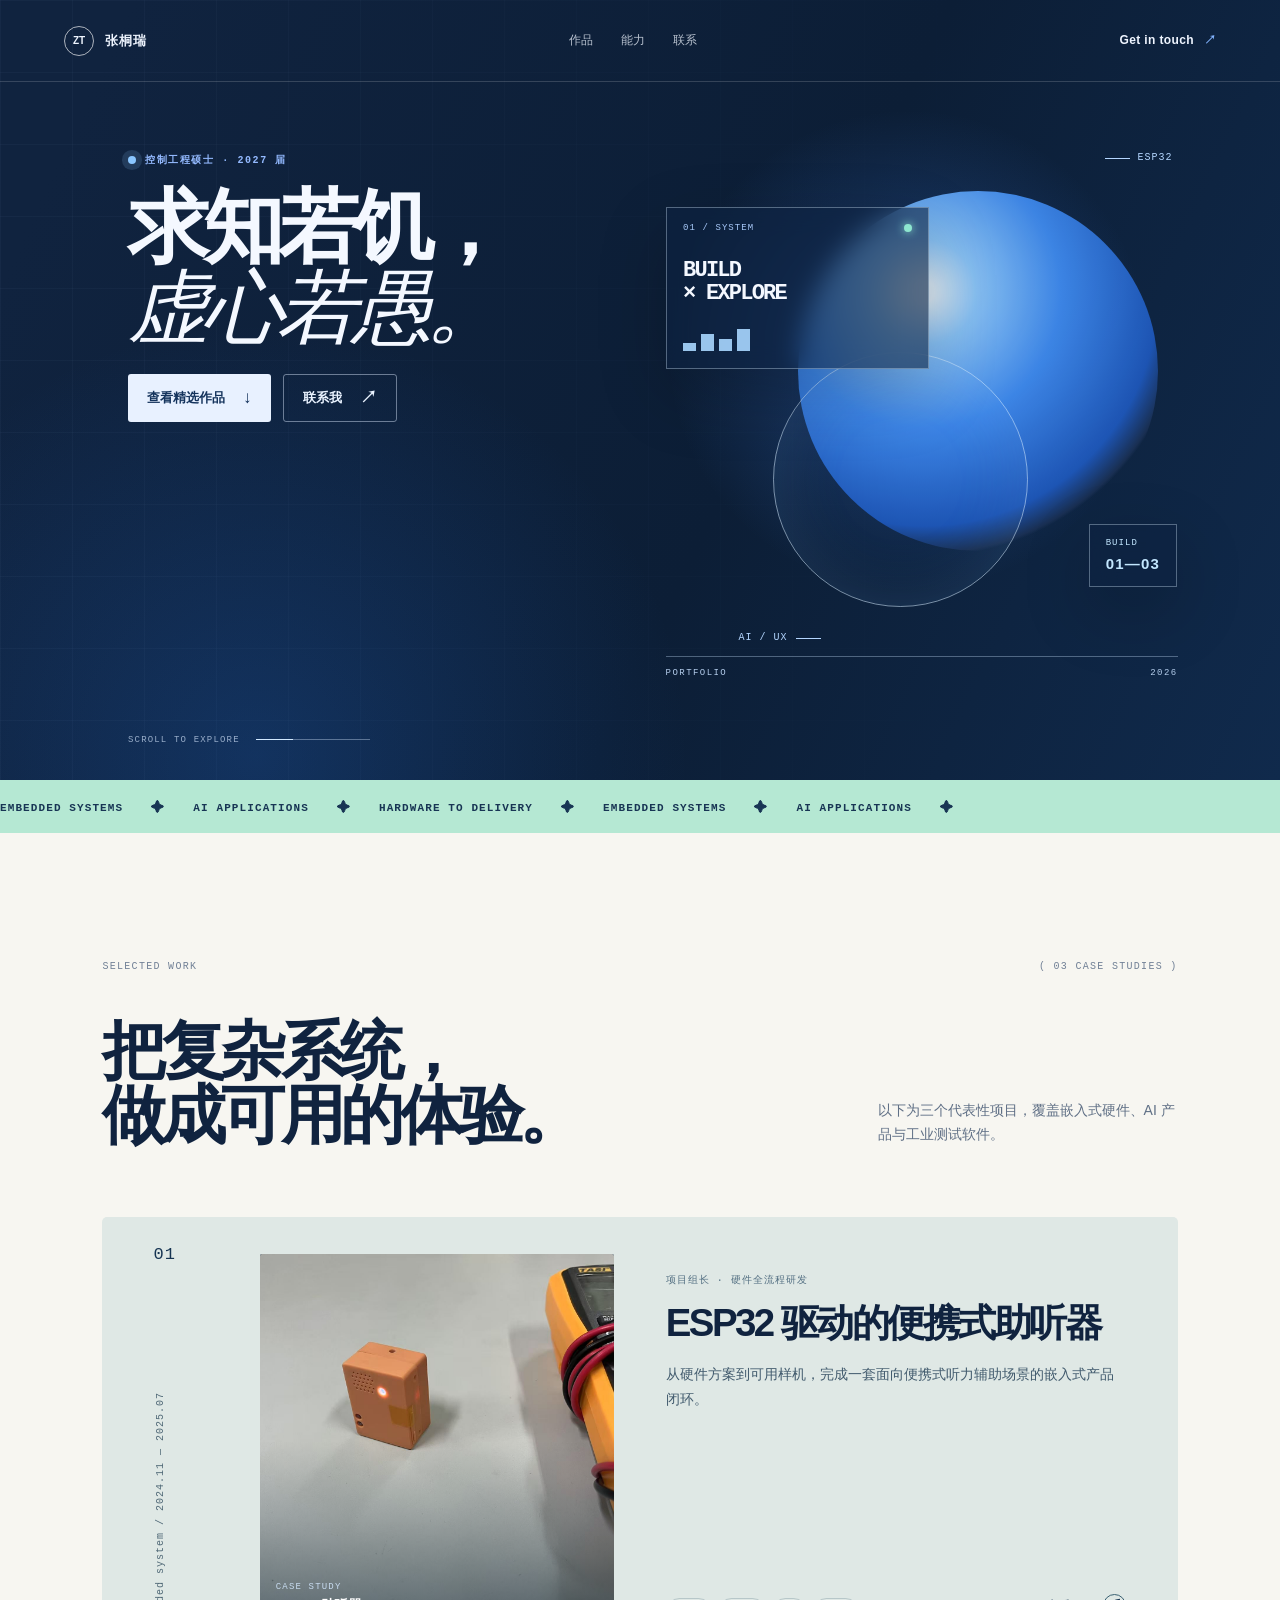
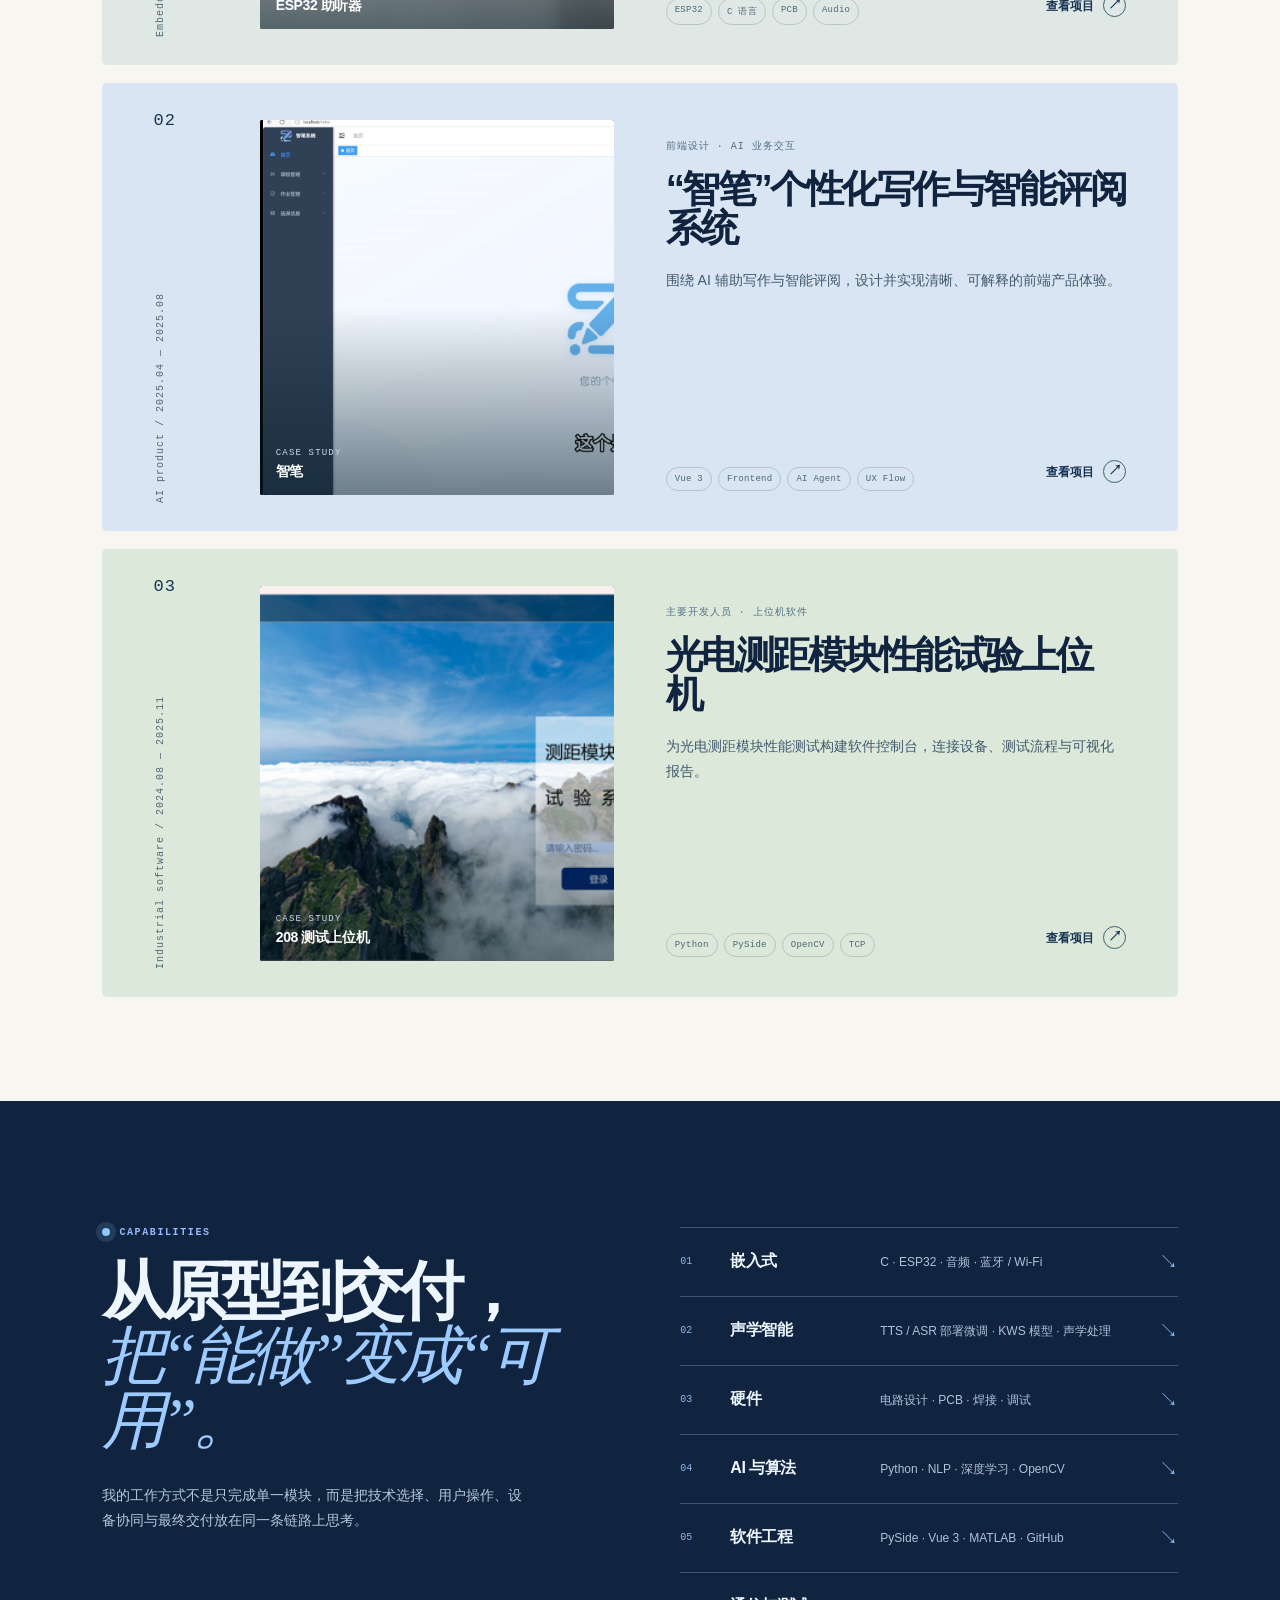
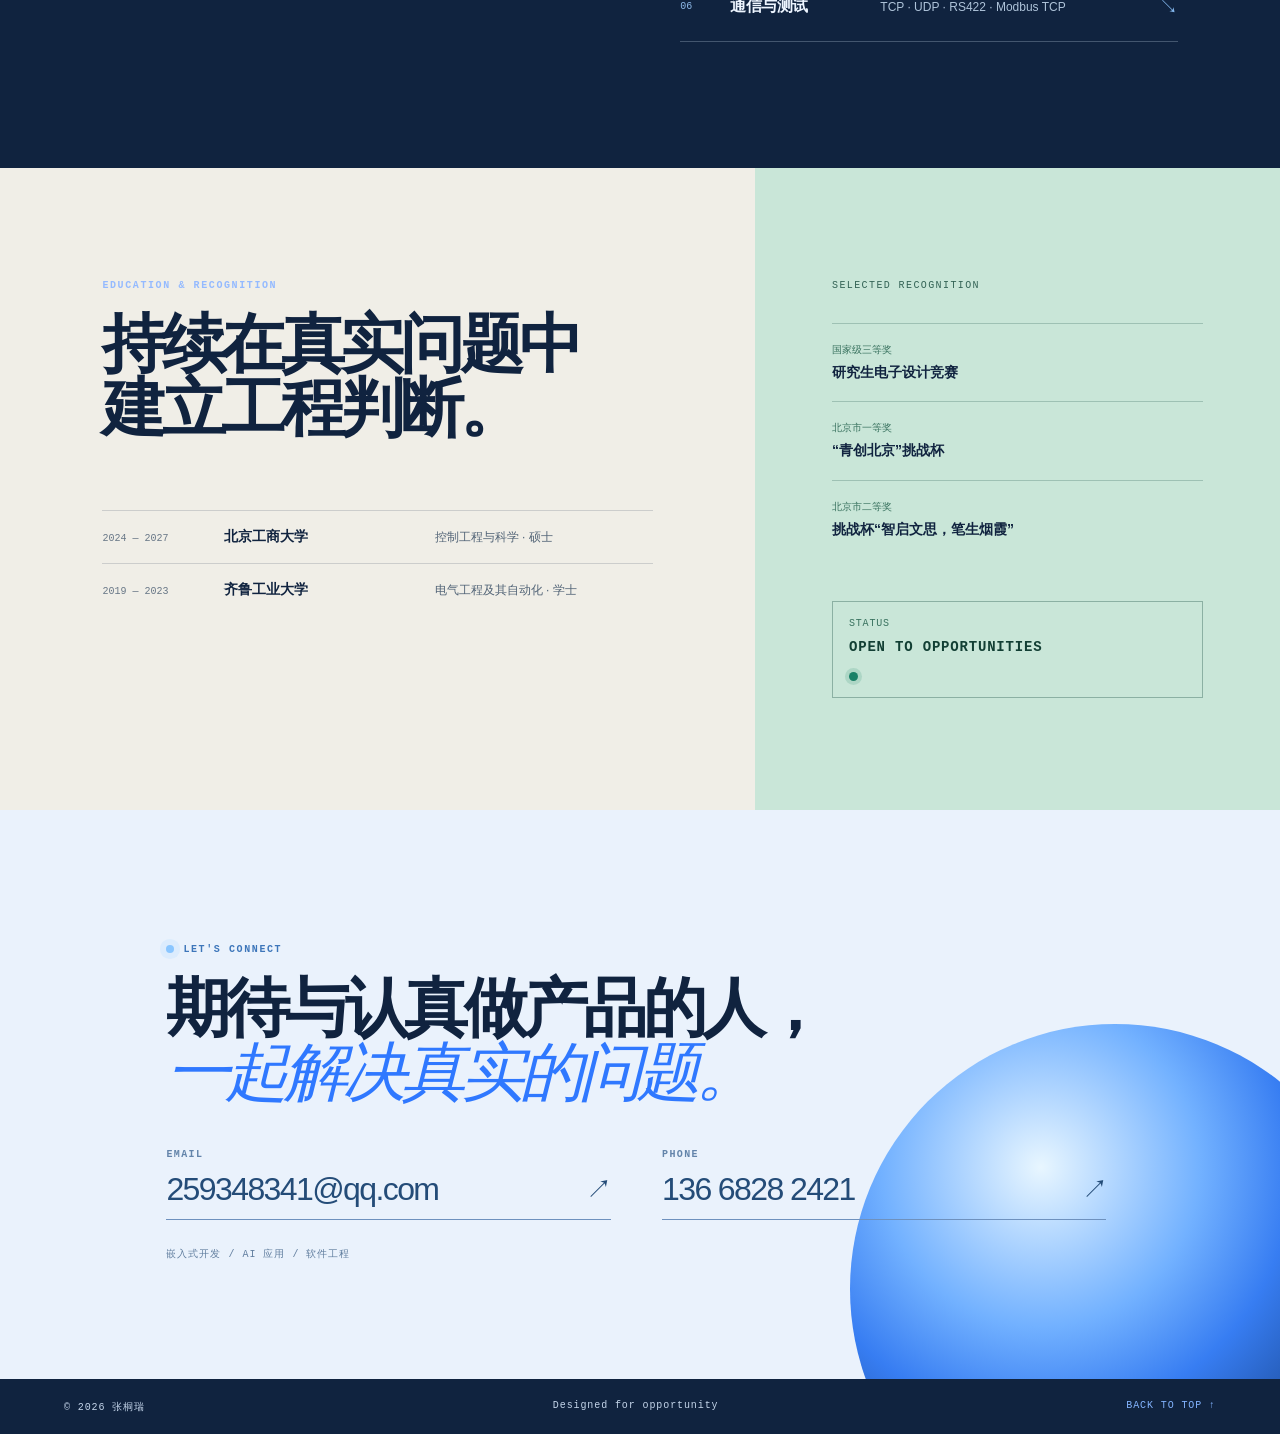
<file: index.html>
<!DOCTYPE html><html lang="zh-CN"><head><meta charSet="utf-8"/><meta name="viewport" content="width=device-width, initial-scale=1"/><link rel="preload" as="image" href="/projects/ESP32产品/产品3D图（正面）.jpg"/><link rel="preload" as="image" href="/projects/智笔/2.首页.png"/><link rel="preload" as="image" href="/projects/208测试上位机/1.主页.png"/><link rel="stylesheet" href="/_next/static/chunks/0yy6-pkuusrvm.css" data-precedence="next"/><link rel="preload" as="script" fetchPriority="low" href="/_next/static/chunks/0ht900cau6_ur.js"/><script src="/_next/static/chunks/0r8nt2o8muejo.js" async=""></script><script src="/_next/static/chunks/07lhk_q6pmm3r.js" async=""></script><script src="/_next/static/chunks/turbopack-05c8c~j12fn14.js" async=""></script><script src="/_next/static/chunks/0dbhjjzl8qfwv.js" async=""></script><script src="/_next/static/chunks/0k6kr~ze-.qya.js" async=""></script><script src="/_next/static/chunks/0~17~qbzh6oo_.js" async=""></script><title>张桐瑞｜嵌入式系统与 AI 应用</title><meta name="description" content="张桐瑞的个人作品集：嵌入式系统、AI 应用与工程化软件开发。"/><script src="/_next/static/chunks/03~yq9q893hmn.js" noModule=""></script></head><body><div hidden=""><!--$--><!--/$--></div><main><header class="site-header"><a class="brand" href="#top" aria-label="回到页面顶部"><span class="brand-mark">ZT</span><span>张桐瑞</span></a><nav aria-label="页面导航"><a href="#work">作品</a><a href="#about">能力</a><a href="#contact">联系</a></nav><a class="header-contact" href="mailto:259348341@qq.com">Get in touch <span>↗</span></a></header><section class="hero" id="top"><div class="hero-grid" aria-hidden="true"></div><div class="hero-copy"><p class="eyebrow"><span class="signal"></span>控制工程硕士 · 2027 届</p><h1>求知若饥，<br/><em>虚心若愚。</em></h1><div class="hero-actions"><a class="button button-primary" href="#work">查看精选作品 <span>↓</span></a><a class="button button-quiet" href="mailto:259348341@qq.com">联系我 <span>↗</span></a></div></div><div class="hero-visual" aria-label="嵌入式、AI 与软件工程能力示意"><div class="orb orb-one"></div><div class="orb orb-two"></div><div class="system-card system-card-main"><div class="card-topline"><span>01 / SYSTEM</span><i></i></div><strong>BUILD<br/>× EXPLORE</strong><div class="signal-lines"><span></span><span></span><span></span><span></span></div></div><div class="system-card system-card-mini"><span>BUILD</span><b>01—03</b></div><div class="coordinate coordinate-a">ESP32</div><div class="coordinate coordinate-b">AI / UX</div><div class="hero-caption"><span>PORTFOLIO</span><span>2026</span></div></div><div class="hero-footer"><p>SCROLL TO EXPLORE</p><div class="scroll-line"><span></span></div></div></section><section class="ticker" aria-label="技能关键词"><div class="ticker-track"><span>EMBEDDED SYSTEMS</span><b>✦</b><span>AI APPLICATIONS</span><b>✦</b><span>HARDWARE TO DELIVERY</span><b>✦</b><span>EMBEDDED SYSTEMS</span><b>✦</b><span>AI APPLICATIONS</span><b>✦</b></div></section><section class="projects-section" id="work"><div class="section-kicker"><span>SELECTED WORK</span><span>( 03 CASE STUDIES )</span></div><div class="section-heading"><h2>把复杂系统，<br/>做成可用的体验。</h2><p>以下为三个代表性项目，覆盖嵌入式硬件、AI 产品与工业测试软件。</p></div><div class="projects-list"><article class="project-card project-orange"><div class="project-index"><span>01</span><span>Embedded system / 2024.11 — 2025.07</span></div><div class="project-visual"><div class="visual-glow"></div><img src="/projects/ESP32产品/产品3D图（正面）.jpg" alt="ESP32 驱动的便携式助听器 项目展示"/><div class="visual-label"><span>CASE STUDY</span><strong>ESP32 助听器</strong></div></div><div class="project-content"><div><p class="project-role">项目组长 · 硬件全流程研发</p><h3>ESP32 驱动的便携式助听器</h3><p class="project-summary">从硬件方案到可用样机，完成一套面向便携式听力辅助场景的嵌入式产品闭环。</p></div><div class="project-bottom"><div class="tags"><span>ESP32</span><span>C 语言</span><span>PCB</span><span>Audio</span></div><button type="button" class="project-open" aria-label="查看 ESP32 驱动的便携式助听器 项目详情">查看项目 <span>↗</span></button></div></div></article><article class="project-card project-blue"><div class="project-index"><span>02</span><span>AI product / 2025.04 — 2025.08</span></div><div class="project-visual"><div class="visual-glow"></div><img src="/projects/智笔/2.首页.png" alt="“智笔”个性化写作与智能评阅系统 项目展示"/><div class="visual-label"><span>CASE STUDY</span><strong>智笔</strong></div></div><div class="project-content"><div><p class="project-role">前端设计 · AI 业务交互</p><h3>“智笔”个性化写作与智能评阅系统</h3><p class="project-summary">围绕 AI 辅助写作与智能评阅，设计并实现清晰、可解释的前端产品体验。</p></div><div class="project-bottom"><div class="tags"><span>Vue 3</span><span>Frontend</span><span>AI Agent</span><span>UX Flow</span></div><button type="button" class="project-open" aria-label="查看 “智笔”个性化写作与智能评阅系统 项目详情">查看项目 <span>↗</span></button></div></div></article><article class="project-card project-mint"><div class="project-index"><span>03</span><span>Industrial software / 2024.08 — 2025.11</span></div><div class="project-visual"><div class="visual-glow"></div><img src="/projects/208测试上位机/1.主页.png" alt="光电测距模块性能试验上位机 项目展示"/><div class="visual-label"><span>CASE STUDY</span><strong>208 测试上位机</strong></div></div><div class="project-content"><div><p class="project-role">主要开发人员 · 上位机软件</p><h3>光电测距模块性能试验上位机</h3><p class="project-summary">为光电测距模块性能测试构建软件控制台，连接设备、测试流程与可视化报告。</p></div><div class="project-bottom"><div class="tags"><span>Python</span><span>PySide</span><span>OpenCV</span><span>TCP</span></div><button type="button" class="project-open" aria-label="查看 光电测距模块性能试验上位机 项目详情">查看项目 <span>↗</span></button></div></div></article></div></section><section class="about-section" id="about"><div class="about-intro"><p class="eyebrow"><span class="signal"></span>CAPABILITIES</p><h2>从原型到交付，<br/><em>把“能做”变成“可用”。</em></h2><p>我的工作方式不是只完成单一模块，而是把技术选择、用户操作、设备协同与最终交付放在同一条链路上思考。</p></div><div class="skill-list"><div class="skill-row"><span class="skill-number">0<!-- -->1</span><strong>嵌入式</strong><p>C · ESP32 · 音频 · 蓝牙 / Wi‑Fi</p><span class="skill-arrow">↘</span></div><div class="skill-row"><span class="skill-number">0<!-- -->2</span><strong>声学智能</strong><p>TTS / ASR 部署微调 · KWS 模型 · 声学处理</p><span class="skill-arrow">↘</span></div><div class="skill-row"><span class="skill-number">0<!-- -->3</span><strong>硬件</strong><p>电路设计 · PCB · 焊接 · 调试</p><span class="skill-arrow">↘</span></div><div class="skill-row"><span class="skill-number">0<!-- -->4</span><strong>AI 与算法</strong><p>Python · NLP · 深度学习 · OpenCV</p><span class="skill-arrow">↘</span></div><div class="skill-row"><span class="skill-number">0<!-- -->5</span><strong>软件工程</strong><p>PySide · Vue 3 · MATLAB · GitHub</p><span class="skill-arrow">↘</span></div><div class="skill-row"><span class="skill-number">0<!-- -->6</span><strong>通信与测试</strong><p>TCP · UDP · RS422 · Modbus TCP</p><span class="skill-arrow">↘</span></div></div></section><section class="proof-section"><div class="proof-main"><p class="eyebrow">EDUCATION &amp; RECOGNITION</p><h2>持续在真实问题中<br/>建立工程判断。</h2><div class="education-row"><span>2024 — 2027</span><strong>北京工商大学</strong><p>控制工程与科学 · 硕士</p></div><div class="education-row"><span>2019 — 2023</span><strong>齐鲁工业大学</strong><p>电气工程及其自动化 · 学士</p></div></div><div class="proof-aside"><p>SELECTED RECOGNITION</p><div><span>国家级三等奖</span><b>研究生电子设计竞赛</b></div><div><span>北京市一等奖</span><b>“青创北京”挑战杯</b></div><div><span>北京市二等奖</span><b>挑战杯“智启文思，笔生烟霞”</b></div><div class="proof-code"><span>STATUS</span><b>OPEN TO OPPORTUNITIES</b><i></i></div></div></section><section class="contact-section" id="contact"><div class="contact-orb" aria-hidden="true"></div><p class="eyebrow"><span class="signal"></span>LET&#x27;S CONNECT</p><h2>期待与认真做产品的人，<br/><em>一起解决真实的问题。</em></h2><div class="contact-channels"><a class="contact-channel" href="mailto:259348341@qq.com"><span>EMAIL</span><strong>259348341@qq.com <i>↗</i></strong></a><a class="contact-channel" href="tel:13668282421"><span>PHONE</span><strong>136 6828 2421 <i>↗</i></strong></a></div><p class="contact-note">嵌入式开发 / AI 应用 / 软件工程</p></section><footer><span>© 2026 张桐瑞</span><span>Designed for opportunity</span><a href="#top">BACK TO TOP ↑</a></footer></main><!--$--><!--/$--><script src="/_next/static/chunks/0ht900cau6_ur.js" id="_R_" async=""></script><script>(self.__next_f=self.__next_f||[]).push([0])</script><script>self.__next_f.push([1,"1:\"$Sreact.fragment\"\n2:I[39756,[\"/_next/static/chunks/0dbhjjzl8qfwv.js\",\"/_next/static/chunks/0k6kr~ze-.qya.js\"],\"default\"]\n3:I[37457,[\"/_next/static/chunks/0dbhjjzl8qfwv.js\",\"/_next/static/chunks/0k6kr~ze-.qya.js\"],\"default\"]\n4:I[47257,[\"/_next/static/chunks/0dbhjjzl8qfwv.js\",\"/_next/static/chunks/0k6kr~ze-.qya.js\"],\"ClientPageRoot\"]\n5:I[31713,[\"/_next/static/chunks/0dbhjjzl8qfwv.js\",\"/_next/static/chunks/0k6kr~ze-.qya.js\",\"/_next/static/chunks/0~17~qbzh6oo_.js\"],\"default\"]\n8:I[97367,[\"/_next/static/chunks/0dbhjjzl8qfwv.js\",\"/_next/static/chunks/0k6kr~ze-.qya.js\"],\"OutletBoundary\"]\n9:\"$Sreact.suspense\"\nb:I[97367,[\"/_next/static/chunks/0dbhjjzl8qfwv.js\",\"/_next/static/chunks/0k6kr~ze-.qya.js\"],\"ViewportBoundary\"]\nd:I[97367,[\"/_next/static/chunks/0dbhjjzl8qfwv.js\",\"/_next/static/chunks/0k6kr~ze-.qya.js\"],\"MetadataBoundary\"]\nf:I[68027,[\"/_next/static/chunks/0dbhjjzl8qfwv.js\",\"/_next/static/chunks/0k6kr~ze-.qya.js\"],\"default\",1]\n:HL[\"/_next/static/chunks/0yy6-pkuusrvm.css\",\"style\"]\n"])</script><script>self.__next_f.push([1,"0:{\"P\":null,\"c\":[\"\",\"\"],\"q\":\"\",\"i\":false,\"f\":[[[\"\",{\"children\":[\"__PAGE__\",{}]},\"$undefined\",\"$undefined\",16],[[\"$\",\"$1\",\"c\",{\"children\":[[[\"$\",\"link\",\"0\",{\"rel\":\"stylesheet\",\"href\":\"/_next/static/chunks/0yy6-pkuusrvm.css\",\"precedence\":\"next\",\"crossOrigin\":\"$undefined\",\"nonce\":\"$undefined\"}],[\"$\",\"script\",\"script-0\",{\"src\":\"/_next/static/chunks/0dbhjjzl8qfwv.js\",\"async\":true,\"nonce\":\"$undefined\"}],[\"$\",\"script\",\"script-1\",{\"src\":\"/_next/static/chunks/0k6kr~ze-.qya.js\",\"async\":true,\"nonce\":\"$undefined\"}]],[\"$\",\"html\",null,{\"lang\":\"zh-CN\",\"children\":[\"$\",\"body\",null,{\"children\":[\"$\",\"$L2\",null,{\"parallelRouterKey\":\"children\",\"error\":\"$undefined\",\"errorStyles\":\"$undefined\",\"errorScripts\":\"$undefined\",\"template\":[\"$\",\"$L3\",null,{}],\"templateStyles\":\"$undefined\",\"templateScripts\":\"$undefined\",\"notFound\":[[[\"$\",\"title\",null,{\"children\":\"404: This page could not be found.\"}],[\"$\",\"div\",null,{\"style\":{\"fontFamily\":\"system-ui,\\\"Segoe UI\\\",Roboto,Helvetica,Arial,sans-serif,\\\"Apple Color Emoji\\\",\\\"Segoe UI Emoji\\\"\",\"height\":\"100vh\",\"textAlign\":\"center\",\"display\":\"flex\",\"flexDirection\":\"column\",\"alignItems\":\"center\",\"justifyContent\":\"center\"},\"children\":[\"$\",\"div\",null,{\"children\":[[\"$\",\"style\",null,{\"dangerouslySetInnerHTML\":{\"__html\":\"body{color:#000;background:#fff;margin:0}.next-error-h1{border-right:1px solid rgba(0,0,0,.3)}@media (prefers-color-scheme:dark){body{color:#fff;background:#000}.next-error-h1{border-right:1px solid rgba(255,255,255,.3)}}\"}}],[\"$\",\"h1\",null,{\"className\":\"next-error-h1\",\"style\":{\"display\":\"inline-block\",\"margin\":\"0 20px 0 0\",\"padding\":\"0 23px 0 0\",\"fontSize\":24,\"fontWeight\":500,\"verticalAlign\":\"top\",\"lineHeight\":\"49px\"},\"children\":404}],[\"$\",\"div\",null,{\"style\":{\"display\":\"inline-block\"},\"children\":[\"$\",\"h2\",null,{\"style\":{\"fontSize\":14,\"fontWeight\":400,\"lineHeight\":\"49px\",\"margin\":0},\"children\":\"This page could not be found.\"}]}]]}]}]],[]],\"forbidden\":\"$undefined\",\"unauthorized\":\"$undefined\"}]}]}]]}],{\"children\":[[\"$\",\"$1\",\"c\",{\"children\":[[\"$\",\"$L4\",null,{\"Component\":\"$5\",\"serverProvidedParams\":{\"searchParams\":{},\"params\":{},\"promises\":[\"$@6\",\"$@7\"]}}],[[\"$\",\"script\",\"script-0\",{\"src\":\"/_next/static/chunks/0~17~qbzh6oo_.js\",\"async\":true,\"nonce\":\"$undefined\"}]],[\"$\",\"$L8\",null,{\"children\":[\"$\",\"$9\",null,{\"name\":\"Next.MetadataOutlet\",\"children\":\"$@a\"}]}]]}],{},null,false,null]},null,false,null],[\"$\",\"$1\",\"h\",{\"children\":[null,[\"$\",\"$Lb\",null,{\"children\":\"$Lc\"}],[\"$\",\"div\",null,{\"hidden\":true,\"children\":[\"$\",\"$Ld\",null,{\"children\":[\"$\",\"$9\",null,{\"name\":\"Next.Metadata\",\"children\":\"$Le\"}]}]}],null]}],false]],\"m\":\"$undefined\",\"G\":[\"$f\",[[\"$\",\"link\",\"0\",{\"rel\":\"stylesheet\",\"href\":\"/_next/static/chunks/0yy6-pkuusrvm.css\",\"precedence\":\"next\",\"crossOrigin\":\"$undefined\",\"nonce\":\"$undefined\"}]]],\"S\":true,\"h\":null,\"s\":\"$undefined\",\"l\":\"$undefined\",\"p\":\"$undefined\",\"d\":\"$undefined\",\"b\":\"KasN8Bu7h9AJJYcTTK8Lc\"}\n"])</script><script>self.__next_f.push([1,"6:{}\n7:\"$0:f:0:1:1:children:0:props:children:0:props:serverProvidedParams:params\"\n"])</script><script>self.__next_f.push([1,"c:[[\"$\",\"meta\",\"0\",{\"charSet\":\"utf-8\"}],[\"$\",\"meta\",\"1\",{\"name\":\"viewport\",\"content\":\"width=device-width, initial-scale=1\"}]]\n"])</script><script>self.__next_f.push([1,"a:null\ne:[[\"$\",\"title\",\"0\",{\"children\":\"张桐瑞｜嵌入式系统与 AI 应用\"}],[\"$\",\"meta\",\"1\",{\"name\":\"description\",\"content\":\"张桐瑞的个人作品集：嵌入式系统、AI 应用与工程化软件开发。\"}]]\n"])</script></body></html>
</file>
<file: _next/static/chunks/0yy6-pkuusrvm.css>
:root{--ink:#10233f;--paper:#f7f6f1;--line:#10233f29;--blue:#2f78ff}*{box-sizing:border-box}html{scroll-behavior:smooth}body{color:var(--ink);background:var(--paper);margin:0;font-family:Arial,Microsoft YaHei,PingFang SC,sans-serif}button,a{font:inherit}a{color:inherit;text-decoration:none}.site-header{z-index:5;color:#eff5ff;border-bottom:1px solid #ffffff29;justify-content:space-between;align-items:center;width:100%;height:82px;padding:0 clamp(24px,5vw,78px);display:flex;position:absolute;top:0;left:0}.brand{letter-spacing:.06em;align-items:center;gap:11px;font-size:13px;font-weight:700;display:flex}.brand-mark{letter-spacing:0;border:1px solid #ffffffa6;border-radius:50%;place-items:center;width:30px;height:30px;font-size:10px;display:grid}.site-header nav{color:#eff5ffbf;gap:28px;font-size:12px;display:flex}.site-header nav a:hover,.header-contact:hover{color:#fff}.header-contact{letter-spacing:.03em;font-size:12px;font-weight:700}.header-contact span{color:#83b4ff;margin-left:6px}.hero{isolation:isolate;color:#f4f8ff;background:#10233f;min-height:780px;padding:clamp(140px,17vh,180px) clamp(24px,10vw,155px) 96px;position:relative;overflow:hidden}.hero:before{content:"";z-index:-2;background:radial-gradient(circle at 71% 45%,#458bff54,#0000 24%),radial-gradient(circle at 20% 97%,#226ed73d,#0000 34%),linear-gradient(115deg,#10233f 8%,#0c1e36 58%,#102a4c);position:absolute;inset:0}.hero-grid{z-index:-1;opacity:.3;background-image:linear-gradient(#b4d4ff1f 1px,#0000 1px),linear-gradient(90deg,#b4d4ff1f 1px,#0000 1px);background-size:72px 72px;position:absolute;inset:0;-webkit-mask-image:linear-gradient(90deg,#000,#0000 83%);mask-image:linear-gradient(90deg,#000,#0000 83%)}.hero-copy{max-width:670px;position:relative}.eyebrow{color:#94baff;letter-spacing:.16em;align-items:center;gap:9px;margin:0 0 21px;font-family:ui-monospace,Consolas,monospace;font-size:10px;font-weight:700;display:flex}.signal{background:#8ac6ff;border-radius:50%;width:8px;height:8px;box-shadow:0 0 0 6px #8ac6ff26}.hero h1,h2,h3,p{margin-top:0}.hero h1{letter-spacing:-.075em;margin-bottom:26px;font-size:clamp(48px,6.3vw,92px);font-weight:700;line-height:.99}.hero h1 em,.about-intro h2 em,.contact-section h2 em{letter-spacing:-.08em;font-family:Georgia,Times New Roman,Songti SC,serif;font-weight:400}.hero-intro{color:#bfd0e9;max-width:570px;margin-bottom:31px;font-size:15px;line-height:1.9}.hero-actions{flex-wrap:wrap;gap:12px;display:flex}.button{border-radius:3px;justify-content:center;align-items:center;gap:18px;min-height:48px;padding:0 19px;font-size:13px;font-weight:700;transition:transform .2s,background .2s;display:inline-flex}.button:hover{transform:translateY(-2px)}.button-primary{color:#15345d;background:#e8f1ff}.button-quiet{color:#eaf3ff;border:1px solid #ddebff73}.button-quiet:hover{background:#ffffff14}.button span{font-size:17px;line-height:1}.hero-visual{width:min(40vw,532px);height:540px;position:absolute;top:138px;right:clamp(35px,8vw,148px)}.orb{filter:blur(.2px);border-radius:50%;position:absolute}.orb-one{opacity:.9;background:radial-gradient(circle at 35% 28%,#e7f6ff 0 3%,#91ccff 15%,#418ef4 39%,#1f5ac0 67%,#1b3155 75%,#0000 76%);width:360px;height:360px;top:53px;right:20px}.orb-two{border:1px solid #d3ebff8c;width:255px;height:255px;top:214px;right:150px;box-shadow:inset 0 0 65px #7dbeff26}.system-card{-webkit-backdrop-filter:blur(13px);backdrop-filter:blur(13px);background:#0d22419e;border:1px solid #daeeff59;position:absolute;box-shadow:0 24px 70px #0003}.system-card-main{width:263px;padding:15px 16px 17px;top:69px;left:0}.card-topline{color:#a8c9f9;letter-spacing:.12em;justify-content:space-between;align-items:center;font:9px ui-monospace,Consolas,monospace;display:flex}.card-topline i{background:#8ee6cf;border-radius:50%;width:8px;height:8px;box-shadow:0 0 9px #8ee6cf}.system-card-main strong{letter-spacing:-.08em;margin:26px 0 23px;font-family:ui-monospace,Consolas,monospace;font-size:22px;line-height:1.05;display:block}.signal-lines{align-items:end;gap:5px;height:23px;display:flex}.signal-lines span{opacity:.9;background:#a9d8ff;width:13px}.signal-lines span:first-child{height:8px}.signal-lines span:nth-child(2){height:17px}.signal-lines span:nth-child(3){height:12px}.signal-lines span:nth-child(4){height:22px}.system-card-mini{color:#c3e7ff;padding:13px 16px;bottom:91px;right:0}.system-card-mini span{letter-spacing:.12em;margin-bottom:7px;font:9px ui-monospace,Consolas,monospace;display:block}.system-card-mini b{letter-spacing:.08em;font-size:15px}.coordinate{color:#b4d6ff;letter-spacing:.1em;font:10px ui-monospace,Consolas,monospace;position:absolute}.coordinate:before{content:"";border-top:1px solid #b4d6ff;width:25px;position:absolute;top:50%}.coordinate-a{top:14px;right:5px}.coordinate-a:before{right:calc(100% + 8px)}.coordinate-b{bottom:35px;left:73px}.coordinate-b:before{left:calc(100% + 8px)}.hero-caption{color:#b4cdec;letter-spacing:.16em;border-top:1px solid #cae4ff59;justify-content:space-between;width:100%;padding-top:11px;font:9px ui-monospace,Consolas,monospace;display:flex;position:absolute;bottom:0}.hero-footer{color:#cddef5b8;letter-spacing:.13em;align-items:center;gap:16px;font:9px ui-monospace,Consolas,monospace;display:flex;position:absolute;bottom:35px;left:clamp(24px,10vw,155px);right:clamp(24px,10vw,155px)}.hero-footer p:last-child{margin-left:auto}.hero-footer p{margin:0}.scroll-line{border-top:1px solid #cddef566;width:114px}.scroll-line span{border-top:1px solid #d2e9ff;width:33%;display:block;transform:translateY(-1px)}.ticker{color:#183554;white-space:nowrap;background:#b5e8d3;padding:17px 0;overflow:hidden}.ticker-track{letter-spacing:.1em;align-items:center;gap:28px;font:700 11px ui-monospace,Consolas,monospace;animation:28s linear infinite slide;display:inline-flex}.ticker-track b{font-size:13px}@keyframes slide{to{transform:translate(-50%)}}.projects-section{padding:128px clamp(24px,8vw,128px) 104px}.section-kicker{color:#718096;letter-spacing:.13em;justify-content:space-between;margin-bottom:47px;font:10px ui-monospace,Consolas,monospace;display:flex}.section-heading{justify-content:space-between;align-items:end;gap:25px;margin-bottom:70px;display:flex}.section-heading h2,.about-intro h2,.proof-main h2,.contact-section h2{letter-spacing:-.07em;margin:0;font-size:clamp(38px,5vw,70px);line-height:1}.section-heading p{color:#607086;max-width:300px;margin:0;font-size:14px;line-height:1.7}.projects-list{gap:18px;display:grid}.project-card{border-radius:5px;grid-template-columns:55px minmax(230px,.87fr) minmax(320px,1.13fr);gap:clamp(20px,4vw,68px);min-height:448px;padding:28px clamp(22px,4vw,60px) 27px;display:grid;position:relative;overflow:hidden}.project-orange{background:#dfe8e5}.project-blue{background:#d9e5f2}.project-mint{background:#dce8d9}.project-index{color:#4f6876;letter-spacing:.1em;flex-direction:column;justify-content:space-between;font:10px ui-monospace,Consolas,monospace;display:flex}.project-index span:first-child{color:#163452;font-size:17px}.project-index span:last-child{writing-mode:vertical-rl;line-height:1.4;transform:rotate(180deg)}.project-visual{background:#183554;border-radius:2px;align-self:center;height:calc(100% - 18px);min-height:342px;position:relative;overflow:hidden}.project-visual img{z-index:1;object-fit:cover;width:100%;height:100%;transition:transform .6s cubic-bezier(.2,.8,.2,1);position:relative}.project-card:hover .project-visual img{transform:scale(1.04)}.project-orange .project-visual img{object-position:48% center}.project-blue .project-visual img{object-position:left center}.project-mint .project-visual img{object-position:center}.visual-glow{z-index:2;pointer-events:none;background:linear-gradient(#0000 50%,#061e2b8c);position:absolute;inset:0}.visual-label{z-index:3;color:#fff;position:absolute;bottom:14px;left:16px}.visual-label span{letter-spacing:.13em;color:#c8dcf0;margin-bottom:4px;font:9px ui-monospace,Consolas,monospace;display:block}.visual-label strong{letter-spacing:-.03em;font-size:14px}.project-content{flex-direction:column;justify-content:space-between;padding:28px 0 13px;display:flex}.project-role{color:#547083;letter-spacing:.1em;margin-bottom:16px;font:10px ui-monospace,Consolas,monospace}.project-content h3{letter-spacing:-.065em;max-width:520px;margin-bottom:20px;font-size:clamp(29px,3vw,46px);line-height:1.04}.project-summary{color:#415a6d;max-width:470px;font-size:14px;line-height:1.75}.project-bottom{justify-content:space-between;align-items:end;gap:14px;display:flex}.tags,.modal-tags{flex-wrap:wrap;gap:6px;display:flex}.tags span,.modal-tags span{color:#4d6875;letter-spacing:.03em;border:1px solid #254e6136;border-radius:99px;padding:6px 8px;font:9px ui-monospace,Consolas,monospace}.project-open{color:#163452;cursor:pointer;background:0 0;border:0;flex:none;padding:8px 0;font-size:12px;font-weight:700}.project-open span{border:1px solid #3b6172;border-radius:50%;place-items:center;width:23px;height:23px;margin-left:6px;font-size:14px;transition:all .2s;display:inline-grid}.project-open:hover span{color:#fff;background:#153754;transform:translate(2px,-2px)}.about-section{color:#edf5ff;background:#10233f;grid-template-columns:minmax(0,.95fr) minmax(0,1.05fr);gap:clamp(45px,10vw,160px);padding:126px clamp(24px,8vw,128px);display:grid}.about-intro h2{margin-bottom:30px}.about-intro h2 em{color:#9ecbff}.about-intro>p:last-child{color:#b7c9dc;max-width:420px;font-size:14px;line-height:1.85}.skill-list{border-top:1px solid #dcefff40}.skill-row{border-bottom:1px solid #dcefff40;grid-template-columns:35px 135px 1fr 25px;align-items:center;gap:15px;padding:21px 0;display:grid}.skill-number{color:#8eb9e9;font:10px ui-monospace,Consolas,monospace}.skill-row strong{letter-spacing:-.03em;font-size:16px}.skill-row p{color:#aec3d9;margin:0;font-size:12px;line-height:1.5}.skill-arrow{color:#83b7ed;text-align:right;font-size:19px}.proof-section{grid-template-columns:1.18fr .82fr;min-height:550px;display:grid}.proof-main{background:#f0eee7;padding:112px clamp(24px,8vw,128px)}.proof-main h2{margin-bottom:70px}.education-row{border-top:1px solid var(--line);grid-template-columns:110px 1fr 1.1fr;align-items:baseline;gap:12px;padding:17px 0;display:grid}.education-row span{color:#687787;font:10px ui-monospace,Consolas,monospace}.education-row strong{font-size:14px}.education-row p{color:#526477;margin:0;font-size:12px}.proof-aside{background:#c9e6d8;padding:112px clamp(24px,6vw,92px)}.proof-aside>p{color:#336355;letter-spacing:.14em;margin-bottom:32px;font:10px ui-monospace,Consolas,monospace}.proof-aside>div:not(.proof-code){border-top:1px solid #184b3f3d;gap:6px;padding:19px 0;display:grid}.proof-aside>div span{color:#39725f;font:10px ui-monospace,Consolas,monospace}.proof-aside>div b{font-size:14px;line-height:1.4}.proof-code{letter-spacing:.09em;border:1px solid #184b3f59;margin-top:43px;padding:16px;font:9px ui-monospace,Consolas,monospace}.proof-code span{color:#458170;margin-bottom:9px;display:block}.proof-code b{color:#123f34}.proof-code i{background:#1a8067;border-radius:50%;width:9px;height:9px;margin-top:14px;display:block;box-shadow:0 0 0 4px #1a806729}.contact-section{background:#eaf2fc;padding:134px clamp(24px,13vw,205px) 118px;position:relative;overflow:hidden}.contact-section>.eyebrow{color:#3d76ba}.contact-section h2{z-index:1;max-width:900px;margin-bottom:44px;position:relative}.contact-section h2 em{color:#2f78ff}.contact-channels{z-index:1;grid-template-columns:repeat(2,minmax(0,1fr));gap:clamp(22px,4vw,58px);max-width:940px;display:grid;position:relative}.contact-channel{flex-direction:column;gap:11px;min-width:0;display:flex}.contact-channel>span{color:#6384aa;letter-spacing:.14em;font:700 10px ui-monospace,Consolas,monospace}.contact-channel strong{color:#244c78;letter-spacing:-.05em;white-space:nowrap;border-bottom:1px solid #6e91be;justify-content:space-between;align-items:center;gap:14px;min-width:0;padding-bottom:11px;font-size:clamp(20px,2.5vw,35px);font-weight:400;transition:color .2s,border-color .2s;display:flex}.contact-channel i{flex:none;font-size:.82em;font-style:normal;transition:transform .2s}.contact-channel:hover strong{color:#2f78ff;border-color:#2f78ff}.contact-channel:hover i{transform:translate(3px,-3px)}.contact-note{z-index:1;color:#617e9f;letter-spacing:.1em;margin:27px 0 0;font:10px ui-monospace,Consolas,monospace;position:relative}.contact-orb{background:radial-gradient(circle at 36% 27%,#e8f6ff,#72b1ff 31%,#377df2 49%,#2357ae 66%,#0000 67%);border-radius:50%;width:530px;height:530px;position:absolute;bottom:-175px;right:-100px}footer{color:#c5d6eb;letter-spacing:.09em;background:#10233f;justify-content:space-between;padding:21px clamp(24px,5vw,78px);font:10px ui-monospace,Consolas,monospace;display:flex}footer a{color:#83b4ff}.modal-backdrop{z-index:20;-webkit-backdrop-filter:blur(9px);backdrop-filter:blur(9px);background:#03101fb8;place-items:center;padding:18px;display:grid;position:fixed;inset:0}.project-modal{color:#173655;background:#f7f6f1;border:1px solid #d2e6f7e6;grid-template-rows:auto 1fr;width:min(1120px,100%);max-height:min(820px,100vh - 36px);display:grid;position:relative;overflow:auto;box-shadow:0 30px 90px #00000057}.modal-close{z-index:2;color:#173655;cursor:pointer;background:#f7f6f1;border:1px solid #b4c6d4;border-radius:50%;width:35px;height:35px;font-size:25px;line-height:1;position:absolute;top:16px;right:20px}.modal-close:hover{color:#fff;background:#173655}.modal-header{border-bottom:1px solid #c9d4dc;padding:40px 62px 31px}.modal-header>p{color:#6c8190;letter-spacing:.13em;margin-bottom:20px;font:10px ui-monospace,Consolas,monospace}.modal-header>span{color:#6c8190;font:10px ui-monospace,Consolas,monospace;position:absolute;top:51px;right:72px}.modal-header h2{letter-spacing:-.075em;max-width:770px;margin-bottom:20px;font-size:clamp(30px,4vw,56px);line-height:1}.modal-grid{grid-template-columns:.75fr 1.25fr;min-height:0;display:grid}.modal-copy{padding:37px 42px 40px 62px}.modal-copy>div:not(.modal-metrics){border-bottom:1px solid #d5dfe4;margin-bottom:23px;padding:0 0 23px}.modal-copy>div>span,.modal-metrics span{color:#6c8190;letter-spacing:.11em;margin-bottom:9px;font:9px ui-monospace,Consolas,monospace;display:block}.modal-copy p{color:#3e596e;margin:0;font-size:13px;line-height:1.75}.modal-metrics{grid-template-columns:1fr 1fr;gap:18px;display:grid}.modal-metrics strong{font-size:13px;line-height:1.5}.modal-gallery{min-width:0;padding:32px 42px 42px 20px}.gallery-main{background:#dce7ef;place-items:center;height:388px;display:grid;overflow:hidden}.gallery-main img{object-fit:contain;width:100%;height:100%}.gallery-thumbs{gap:8px;margin-top:10px;padding-bottom:3px;display:flex;overflow-x:auto}.gallery-thumbs button{cursor:pointer;background:#e1e8ed;border:2px solid #0000;flex:none;width:57px;height:45px;padding:0;overflow:hidden}.gallery-thumbs button.is-active{border-color:#2976d5}.gallery-thumbs img{object-fit:cover;width:100%;height:100%}@media (max-width:900px){.hero{min-height:760px}.hero-visual{opacity:.7;transform-origin:100% 0;width:430px;top:148px;right:-68px;transform:scale(.82)}.hero-copy{z-index:1;max-width:590px}.hero-intro{max-width:480px}.project-card{grid-template-columns:35px minmax(210px,.85fr) minmax(280px,1.15fr);gap:24px}.about-section,.proof-section{grid-template-columns:1fr}.about-section{gap:70px}.proof-aside{padding-top:75px;padding-bottom:75px}.modal-grid{grid-template-columns:1fr}.modal-copy{padding:32px 40px}.modal-gallery{padding:0 40px 40px}.gallery-main{height:350px}}@media (max-width:640px){.site-header{height:68px;padding:0 20px}.site-header nav{display:none}.header-contact{font-size:10px}.hero{min-height:730px;padding:130px 24px 85px}.hero h1{font-size:51px}.hero-intro{font-size:13px;line-height:1.8}.hero-visual{opacity:.48;top:234px;right:-143px;transform:scale(.62)}.hero-footer{bottom:25px;left:24px;right:24px}.hero-footer p:last-child{display:none}.projects-section{padding:86px 18px 76px}.section-kicker{margin:0 6px 32px}.section-heading{margin:0 6px 39px;display:block}.section-heading h2{margin-bottom:18px;font-size:43px}.project-card{min-height:0;padding:20px 20px 23px;display:block}.project-index{flex-direction:row;align-items:center;margin-bottom:19px;display:flex}.project-index span:last-child{writing-mode:horizontal-tb;transform:none}.project-visual{height:260px;min-height:0}.project-content{min-height:280px;padding:25px 0 2px}.project-content h3{font-size:32px}.project-summary{font-size:13px}.project-bottom{align-items:end}.tags{max-width:195px}.about-section{padding:83px 24px}.about-intro h2{font-size:44px}.skill-row{grid-template-columns:28px 105px 1fr;gap:9px}.skill-row p{font-size:11px}.skill-arrow{display:none}.proof-main,.proof-aside{padding:82px 24px}.proof-main h2{margin-bottom:48px;font-size:42px}.education-row{grid-template-columns:1fr;gap:6px}.contact-section{padding:85px 24px 72px}.contact-section h2{font-size:43px}.contact-channels{grid-template-columns:1fr;gap:25px}.contact-channel strong{font-size:clamp(25px,8vw,35px)}.contact-note{margin-top:31px;line-height:1.6}.contact-orb{width:350px;height:350px;bottom:-120px;right:-140px}footer{gap:11px;padding:19px 24px;display:grid}.modal-backdrop{padding:0}.project-modal{height:100vh;max-height:100vh}.modal-header{padding:31px 24px 25px}.modal-header>span{margin-bottom:12px;display:block;position:static}.modal-close{top:14px;right:17px}.modal-header h2{padding-right:18px;font-size:36px}.modal-copy{padding:28px 24px}.modal-gallery{padding:0 24px 32px}.gallery-main{height:260px}.modal-metrics{grid-template-columns:1fr}.ticker-track{gap:18px}}
</file>
